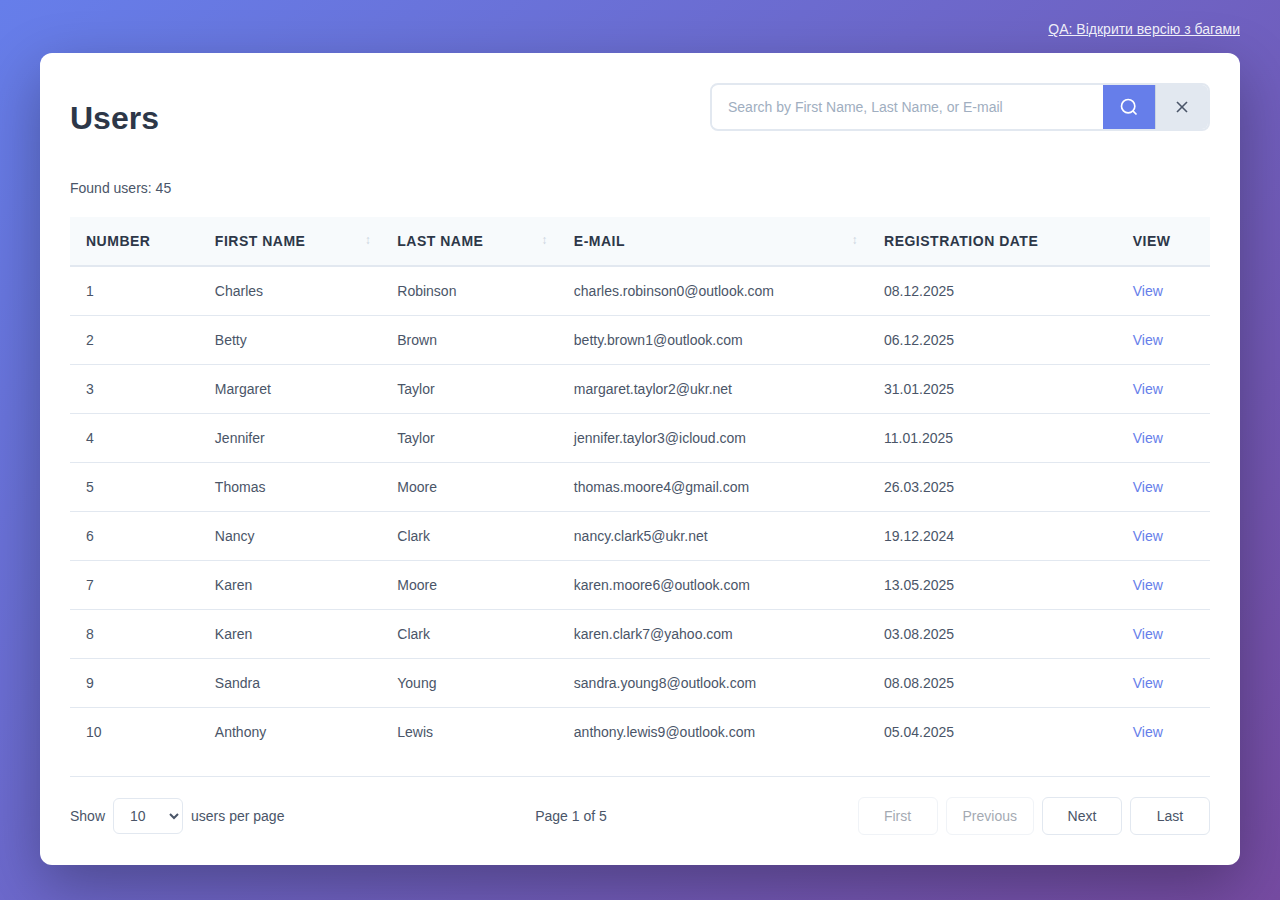
<file: index.html>
<!DOCTYPE html>
<html lang="uk">
<head>
    <meta charset="UTF-8">
    <meta name="viewport" content="width=device-width, initial-scale=1.0">
    <title>Users List - QA Prototype</title>
    <link rel="stylesheet" href="styles.css">
</head>
<body>
    <div class="version-switcher">
        <a href="correct_proj_qa_buggy/">QA: Відкрити версію з багами</a>
    </div>
    <div class="container">
        <div class="header">
            <h1 class="page-title">Users</h1>
            <div class="search-container">
                <div class="search-wrapper">
                    <input 
                        type="text" 
                        id="searchField" 
                        class="search-field" 
                        placeholder="Search by First Name, Last Name, or E-mail"
                        maxlength="40"
                    >
                    <button id="searchButton" class="search-button" aria-label="Search">
                        <svg width="20" height="20" viewBox="0 0 24 24" fill="none" stroke="currentColor" stroke-width="2">
                            <circle cx="11" cy="11" r="8"></circle>
                            <path d="m21 21-4.35-4.35"></path>
                        </svg>
                    </button>
                    <button id="clearSearchButton" class="clear-button" aria-label="Clear search and reset sorting" title="Clear search and reset sorting">
                        <svg width="20" height="20" viewBox="0 0 24 24" fill="none" stroke="currentColor" stroke-width="2">
                            <line x1="18" y1="6" x2="6" y2="18"></line>
                            <line x1="6" y1="6" x2="18" y2="18"></line>
                        </svg>
                    </button>
                </div>
                <div id="searchError" class="error-message"></div>
            </div>
        </div>

        <div class="users-info">
            <span id="usersCount" class="users-count">Found users: 0</span>
        </div>

        <div class="table-container">
            <table id="usersTable" class="users-table">
                <thead>
                    <tr>
                        <th data-column="number">Number</th>
                        <th class="sortable" data-column="firstName">First Name</th>
                        <th class="sortable" data-column="lastName">Last Name</th>
                        <th class="sortable" data-column="email">E-mail</th>
                        <th data-column="registrationDate">Registration Date</th>
                        <th>View</th>
                    </tr>
                </thead>
                <tbody id="usersTableBody">
                    <!-- Users will be populated here -->
                </tbody>
            </table>
            <div id="noUsersMessage" class="no-users-message" style="display: none;">
                No users found
            </div>
        </div>

        <div id="paginationContainer" class="pagination-container">
            <div class="pagination-left">
                <label for="usersPerPageSelect" class="users-per-page-label">Show</label>
                <select id="usersPerPageSelect" class="users-per-page-select">
                    <option value="10">10</option>
                    <option value="20">20</option>
                    <option value="50">50</option>
                    <option value="100">100</option>
                </select>
                <span class="users-per-page-label">users per page</span>
            </div>
            <div class="pagination-info">
                <span id="pageInfo">Page 1 of 1</span>
            </div>
            <div class="pagination-controls">
                <button id="firstPage" class="pagination-btn" disabled>First</button>
                <button id="prevPage" class="pagination-btn" disabled>Previous</button>
                <button id="nextPage" class="pagination-btn" disabled>Next</button>
                <button id="lastPage" class="pagination-btn" disabled>Last</button>
            </div>
        </div>
    </div>

    <script src="app.js"></script>
</body>
</html>
</file>
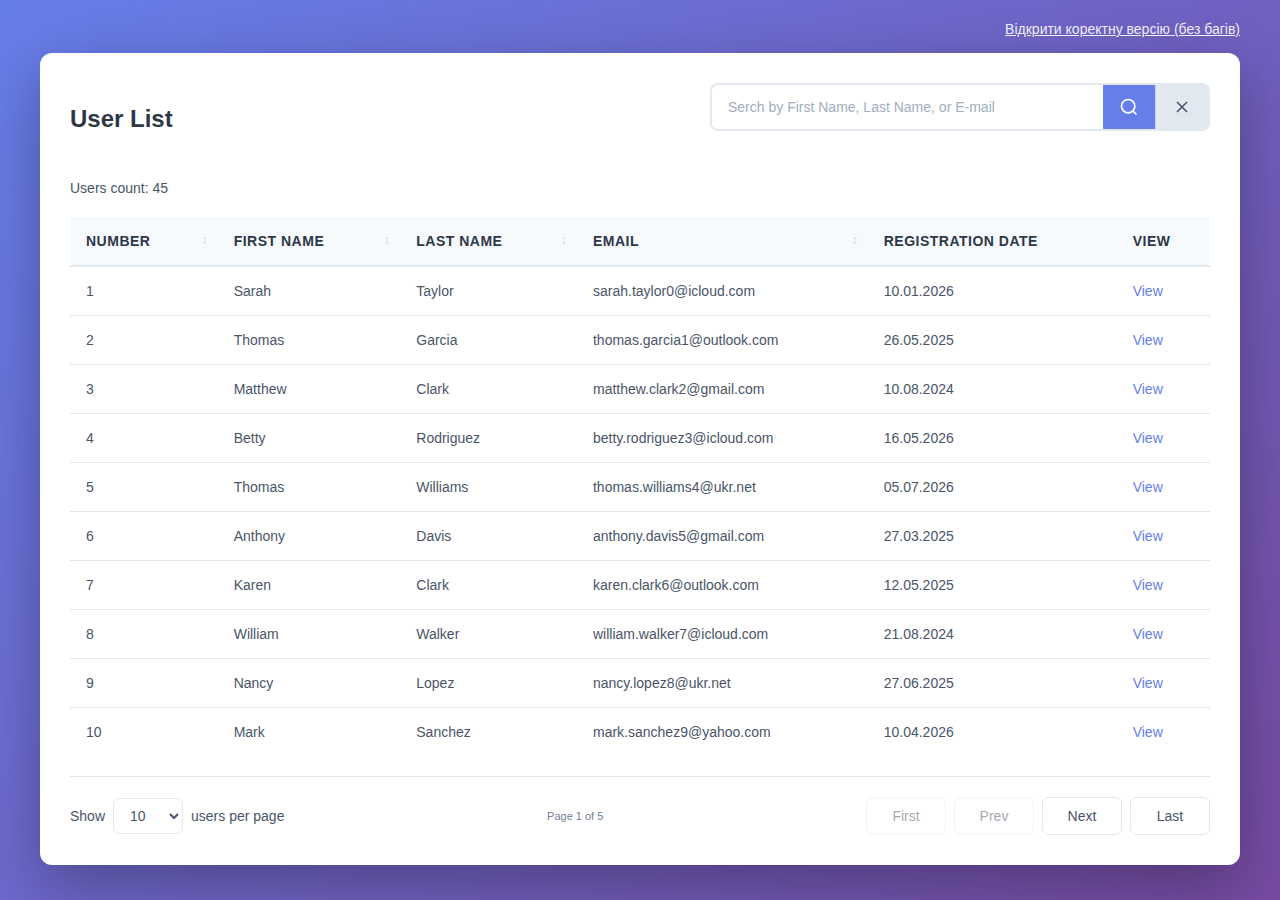
<file: correct_proj_qa_buggy/index.html>
<!DOCTYPE html>
<html lang="uk">
<head>
    <meta charset="UTF-8">
    <meta name="viewport" content="width=device-width, initial-scale=1.0">
    <title>User List - QA Prototype</title>
    <link rel="stylesheet" href="styles.css">
</head>
<body>
    <div class="version-switcher">
        <a href="../">Відкрити коректну версію (без багів)</a>
    </div>
    <div class="container">
        <div class="header">
            <h1 class="page-title">User List</h1>
            <div class="search-container">
                <div class="search-wrapper">
                    <input 
                        type="text" 
                        id="searchField" 
                        class="search-field" 
                        placeholder="Serch by First Name, Last Name, or E-mail"
                        maxlength="45"
                    >
                    <button id="searchButton" class="search-button" aria-label="Search">
                        <svg width="20" height="20" viewBox="0 0 24 24" fill="none" stroke="currentColor" stroke-width="2">
                            <circle cx="11" cy="11" r="8"></circle>
                            <path d="m21 21-4.35-4.35"></path>
                        </svg>
                    </button>
                    <button id="clearSearchButton" class="clear-button" aria-label="Clear search and reset sorting" title="Clear search and reset sorting">
                        <svg width="20" height="20" viewBox="0 0 24 24" fill="none" stroke="currentColor" stroke-width="2">
                            <line x1="18" y1="6" x2="6" y2="18"></line>
                            <line x1="6" y1="6" x2="18" y2="18"></line>
                        </svg>
                    </button>
                </div>
                <div id="searchError" class="error-message"></div>
            </div>
        </div>

        <div class="users-info">
            <span id="usersCount" class="users-count">Users count: 0</span>
        </div>

        <div class="table-container">
            <table id="usersTable" class="users-table">
                <thead>
                    <tr>
                        <th class="sortable" data-column="number">Number</th>
                        <th class="sortable" data-column="firstName">First Name</th>
                        <th class="sortable" data-column="lastName">Last Name</th>
                        <th class="sortable" data-column="email">Email</th>
                        <th data-column="registrationDate">Registration Date</th>
                        <th>View</th>
                    </tr>
                </thead>
                <tbody id="usersTableBody">
                    <!-- Users will be populated here -->
                </tbody>
            </table>
            <div id="noUsersMessage" class="no-users-message" style="display: none;">
                No users found
            </div>
        </div>

        <div id="paginationContainer" class="pagination-container">
            <div class="pagination-left">
                <label for="usersPerPageSelect" class="users-per-page-label">Show</label>
                <select id="usersPerPageSelect" class="users-per-page-select">
                    <option value="10">10</option>
                    <option value="20">20</option>
                    <option value="50">50</option>
                    <option value="100">100</option>
                </select>
                <span class="users-per-page-label">users per page</span>
            </div>
            <div class="pagination-info">
                <span id="pageInfo">Page 1 of 1</span>
            </div>
            <div class="pagination-controls">
                <button id="firstPage" class="pagination-btn" disabled>First</button>
                <button id="prevPage" class="pagination-btn" disabled>Prev</button>
                <button id="nextPage" class="pagination-btn" disabled>Next</button>
                <button id="lastPage" class="pagination-btn" disabled>Last</button>
            </div>
        </div>
    </div>

    <script src="app.js"></script>
</body>
</html>
</file>
<file: styles.css>
* {
    margin: 0;
    padding: 0;
    box-sizing: border-box;
}

body {
    font-family: -apple-system, BlinkMacSystemFont, 'Segoe UI', Roboto, 'Helvetica Neue', Arial, sans-serif;
    background: linear-gradient(135deg, #667eea 0%, #764ba2 100%);
    min-height: 100vh;
    padding: 20px;
    color: #333;
}

.version-switcher {
    max-width: 1200px;
    margin: 0 auto 15px;
    text-align: right;
}

.version-switcher a {
    color: rgba(255,255,255,0.9);
    font-size: 14px;
    text-decoration: underline;
}

.version-switcher a:hover {
    color: #fff;
}

.container {
    max-width: 1200px;
    margin: 0 auto;
    background: white;
    border-radius: 12px;
    box-shadow: 0 20px 60px rgba(0, 0, 0, 0.3);
    padding: 30px;
}

.header {
    display: flex;
    justify-content: space-between;
    align-items: center;
    margin-bottom: 25px;
    flex-wrap: wrap;
    gap: 20px;
}

.page-title {
    font-size: 32px;
    font-weight: 700;
    color: #2d3748;
    margin: 0;
}

.search-container {
    flex: 1;
    min-width: 300px;
    max-width: 500px;
}

.search-wrapper {
    display: flex;
    align-items: center;
    border: 2px solid #e2e8f0;
    border-radius: 8px;
    overflow: hidden;
    transition: border-color 0.3s;
}

.search-wrapper:focus-within {
    border-color: #667eea;
}

.search-field {
    flex: 1;
    padding: 12px 16px;
    border: none;
    outline: none;
    font-size: 14px;
    color: #2d3748;
}

.search-field::placeholder {
    color: #a0aec0;
}

.search-button {
    background: #667eea;
    border: none;
    padding: 12px 16px;
    cursor: pointer;
    color: white;
    display: flex;
    align-items: center;
    justify-content: center;
    transition: background 0.3s;
}

.search-button:hover {
    background: #5568d3;
}

.search-button:active {
    background: #4a5bc4;
}

.clear-button {
    background: #e2e8f0;
    border: none;
    padding: 12px 16px;
    cursor: pointer;
    color: #4a5568;
    display: flex;
    align-items: center;
    justify-content: center;
    transition: background 0.3s;
    border-left: 1px solid #cbd5e0;
}

.clear-button:hover {
    background: #cbd5e0;
}

.clear-button:active {
    background: #a0aec0;
}

.error-message {
    color: #e53e3e;
    font-size: 12px;
    margin-top: 5px;
    min-height: 18px;
}

.users-info {
    margin-bottom: 20px;
}

.users-count {
    font-size: 14px;
    color: #4a5568;
    font-weight: 500;
}

.table-container {
    overflow-x: auto;
    margin-bottom: 20px;
}

.users-table {
    width: 100%;
    border-collapse: collapse;
    background: white;
}

.users-table thead {
    background: #f7fafc;
}

.users-table th {
    padding: 16px;
    text-align: left;
    font-weight: 600;
    color: #2d3748;
    border-bottom: 2px solid #e2e8f0;
    font-size: 14px;
    text-transform: uppercase;
    letter-spacing: 0.5px;
}

.users-table th.sortable {
    cursor: pointer;
    user-select: none;
    position: relative;
    padding-right: 30px;
    transition: background 0.2s;
}

.users-table th.sortable:hover {
    background: #edf2f7;
}

.users-table th.sortable::after {
    content: '↕';
    position: absolute;
    right: 10px;
    color: #cbd5e0;
    font-size: 12px;
}

.users-table th.sortable.asc::after {
    content: '↑';
    color: #667eea;
}

.users-table th.sortable.desc::after {
    content: '↓';
    color: #667eea;
}

.users-table td {
    padding: 16px;
    border-bottom: 1px solid #e2e8f0;
    color: #4a5568;
    font-size: 14px;
}

.users-table tbody tr {
    transition: background 0.2s;
}

.users-table tbody tr:hover {
    background: #f7fafc;
}

.users-table tbody tr:last-child td {
    border-bottom: none;
}

.view-link {
    color: #667eea;
    text-decoration: none;
    font-weight: 500;
    transition: color 0.2s;
}

.view-link:hover {
    color: #5568d3;
    text-decoration: underline;
}

.no-users-message {
    text-align: center;
    padding: 60px 20px;
    color: #718096;
    font-size: 18px;
    font-weight: 500;
}

.pagination-container {
    display: flex;
    justify-content: space-between;
    align-items: center;
    flex-wrap: wrap;
    gap: 15px;
    padding-top: 20px;
    border-top: 1px solid #e2e8f0;
}

.pagination-left {
    display: flex;
    align-items: center;
    gap: 8px;
}

.users-per-page-label {
    font-size: 14px;
    color: #4a5568;
    font-weight: 500;
}

.users-per-page-select {
    padding: 8px 12px;
    border: 1px solid #e2e8f0;
    border-radius: 6px;
    background: white;
    color: #4a5568;
    font-size: 14px;
    font-weight: 500;
    cursor: pointer;
    transition: border-color 0.2s;
}

.users-per-page-select:hover {
    border-color: #cbd5e0;
}

.users-per-page-select:focus {
    outline: none;
    border-color: #667eea;
}

.pagination-info {
    font-size: 14px;
    color: #4a5568;
    font-weight: 500;
}

.pagination-controls {
    display: flex;
    gap: 8px;
}

.pagination-btn {
    padding: 10px 16px;
    border: 1px solid #e2e8f0;
    background: white;
    color: #4a5568;
    border-radius: 6px;
    cursor: pointer;
    font-size: 14px;
    font-weight: 500;
    transition: all 0.2s;
    min-width: 80px;
}

.pagination-btn:hover:not(:disabled) {
    background: #f7fafc;
    border-color: #cbd5e0;
}

.pagination-btn:active:not(:disabled) {
    background: #edf2f7;
}

.pagination-btn:disabled {
    opacity: 0.5;
    cursor: not-allowed;
}

@media (max-width: 768px) {
    .container {
        padding: 20px;
    }

    .header {
        flex-direction: column;
        align-items: stretch;
    }

    .search-container {
        max-width: 100%;
    }

    .pagination-container {
        flex-direction: column;
        align-items: stretch;
    }

    .pagination-controls {
        justify-content: center;
    }
}
</file>
<file: correct_proj_qa_buggy/styles.css>
* {
    margin: 0;
    padding: 0;
    box-sizing: border-box;
}

body {
    font-family: -apple-system, BlinkMacSystemFont, 'Segoe UI', Roboto, 'Helvetica Neue', Arial, sans-serif;
    background: linear-gradient(135deg, #667eea 0%, #764ba2 100%);
    min-height: 100vh;
    padding: 20px;
    color: #333;
}

.version-switcher {
    max-width: 1200px;
    margin: 0 auto 15px;
    text-align: right;
}

.version-switcher a {
    color: rgba(255,255,255,0.9);
    font-size: 14px;
    text-decoration: underline;
}

.version-switcher a:hover {
    color: #fff;
}

.container {
    max-width: 1200px;
    margin: 0 auto;
    background: white;
    border-radius: 12px;
    box-shadow: 0 20px 60px rgba(0, 0, 0, 0.3);
    padding: 30px;
}

.header {
    display: flex;
    justify-content: space-between;
    align-items: center;
    margin-bottom: 25px;
    flex-wrap: wrap;
    gap: 20px;
}

.page-title {
    font-size: 24px;
    font-weight: 700;
    color: #2d3748;
    margin: 0;
}

.search-container {
    flex: 1;
    min-width: 300px;
    max-width: 500px;
}

.search-wrapper {
    display: flex;
    align-items: center;
    border: 2px solid #e2e8f0;
    border-radius: 8px;
    overflow: hidden;
    transition: border-color 0.3s;
}

.search-wrapper:focus-within {
    border-color: #667eea;
}

.search-field {
    flex: 1;
    padding: 12px 16px;
    border: none;
    outline: none;
    font-size: 14px;
    color: #2d3748;
}

.search-field::placeholder {
    color: #a0aec0;
}

.search-button {
    background: #667eea;
    border: none;
    padding: 12px 16px;
    cursor: pointer;
    color: white;
    display: flex;
    align-items: center;
    justify-content: center;
    transition: background 0.3s;
}

.search-button:hover {
    background: #5568d3;
}

.search-button:active {
    background: #4a5bc4;
}

.clear-button {
    background: #e2e8f0;
    border: none;
    padding: 12px 16px;
    cursor: pointer;
    color: #4a5568;
    display: flex;
    align-items: center;
    justify-content: center;
    transition: background 0.3s;
    border-left: 1px solid #cbd5e0;
}

.clear-button:hover {
    background: #cbd5e0;
}

.clear-button:active {
    background: #a0aec0;
}

.error-message {
    color: #22c55e;
    font-size: 12px;
    margin-top: 5px;
    min-height: 18px;
}

.users-info {
    margin-bottom: 20px;
}

.users-count {
    font-size: 14px;
    color: #4a5568;
    font-weight: 500;
}

.table-container {
    overflow-x: auto;
    margin-bottom: 20px;
}

.users-table {
    width: 100%;
    border-collapse: collapse;
    background: white;
}

.users-table thead {
    background: #f7fafc;
}

.users-table th {
    padding: 16px;
    text-align: left;
    font-weight: 600;
    color: #2d3748;
    border-bottom: 2px solid #e2e8f0;
    font-size: 14px;
    text-transform: uppercase;
    letter-spacing: 0.5px;
}

.users-table th.sortable {
    cursor: pointer;
    user-select: none;
    position: relative;
    padding-right: 30px;
    transition: background 0.2s;
}

.users-table th.sortable:hover {
    background: #edf2f7;
}

.users-table th.sortable::after {
    content: '↕';
    position: absolute;
    right: 10px;
    color: #cbd5e0;
    font-size: 12px;
}

.users-table th.sortable.asc::after {
    content: '↑';
    color: #667eea;
}

.users-table th.sortable.desc::after {
    content: '↓';
    color: #667eea;
}

.users-table td {
    padding: 16px;
    border-bottom: 1px solid #e2e8f0;
    color: #4a5568;
    font-size: 14px;
}

.users-table tbody tr {
    transition: background 0.2s;
}

.users-table tbody tr:hover {
    background: #f7fafc;
}

.users-table tbody tr:last-child td {
    border-bottom: none;
}

.view-link {
    color: #667eea;
    text-decoration: none;
    font-weight: 500;
    transition: color 0.2s;
}

.view-link:hover {
    color: #5568d3;
    text-decoration: underline;
}

.no-users-message {
    text-align: center;
    padding: 60px 20px;
    color: #3b82f6;
    font-size: 18px;
    font-weight: 500;
}

.pagination-container {
    display: flex;
    justify-content: space-between;
    align-items: center;
    flex-wrap: wrap;
    gap: 15px;
    padding-top: 20px;
    border-top: 1px solid #e2e8f0;
}

.pagination-left {
    display: flex;
    align-items: center;
    gap: 8px;
}

.users-per-page-label {
    font-size: 14px;
    color: #4a5568;
    font-weight: 500;
}

.users-per-page-select {
    padding: 8px 12px;
    border: 1px solid #e2e8f0;
    border-radius: 6px;
    background: white;
    color: #4a5568;
    font-size: 14px;
    font-weight: 500;
    cursor: pointer;
    transition: border-color 0.2s;
}

.users-per-page-select:hover {
    border-color: #cbd5e0;
}

.users-per-page-select:focus {
    outline: none;
    border-color: #667eea;
}

.pagination-info {
    font-size: 11px;
    color: #718096;
    font-weight: 400;
}

.pagination-controls {
    display: flex;
    gap: 8px;
}

.pagination-btn {
    padding: 10px 16px;
    border: 1px solid #e2e8f0;
    background: white;
    color: #4a5568;
    border-radius: 6px;
    cursor: pointer;
    font-size: 14px;
    font-weight: 500;
    transition: all 0.2s;
    min-width: 80px;
}

.pagination-btn:hover:not(:disabled) {
    background: #f7fafc;
    border-color: #cbd5e0;
}

.pagination-btn:active:not(:disabled) {
    background: #edf2f7;
}

.pagination-btn:disabled {
    opacity: 0.5;
    cursor: not-allowed;
}

@media (max-width: 768px) {
    .container {
        padding: 20px;
    }

    .header {
        flex-direction: column;
        align-items: stretch;
    }

    .search-container {
        max-width: 100%;
    }

    .pagination-container {
        flex-direction: column;
        align-items: stretch;
    }

    .pagination-controls {
        justify-content: center;
    }
}
</file>
